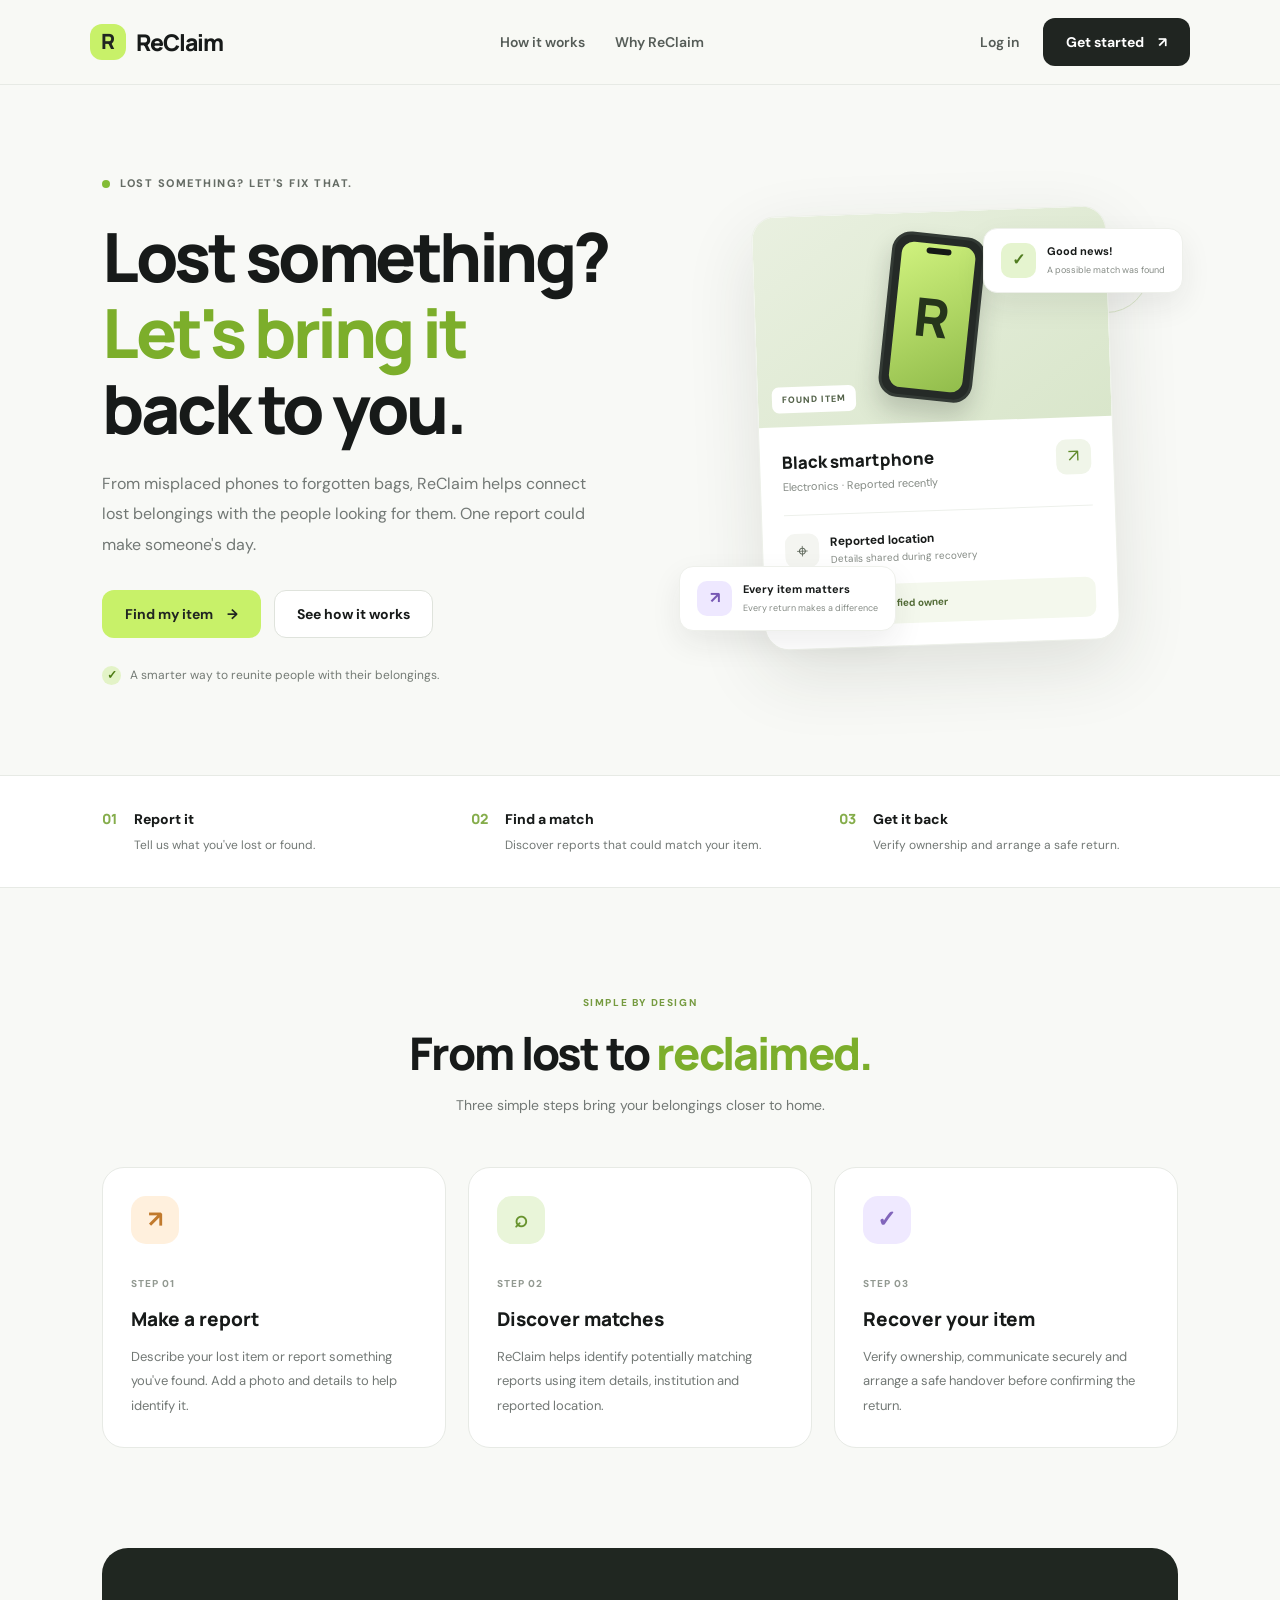
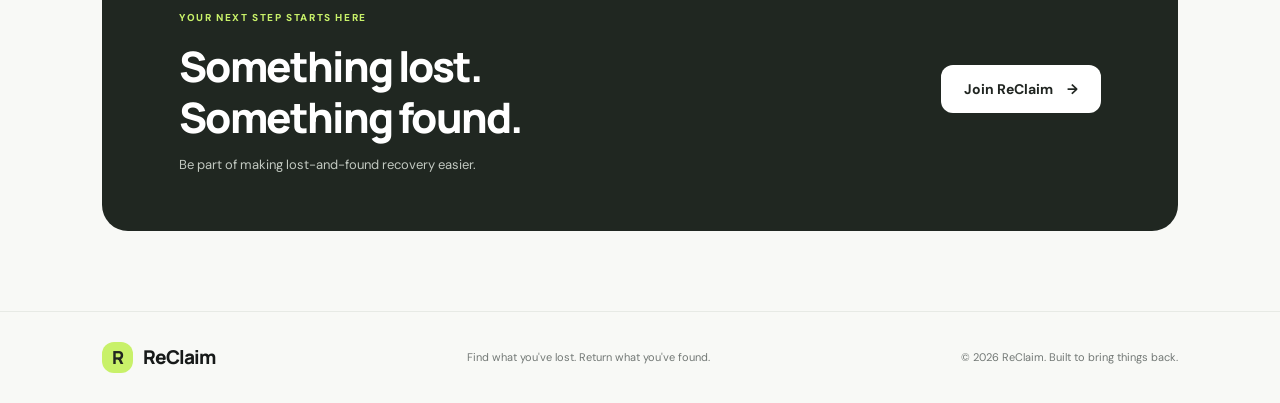
<file: index.html>
<!DOCTYPE html>
<html lang="en">
<head>
    <meta charset="UTF-8">
    <meta name="viewport" content="width=device-width, initial-scale=1.0">
    <meta name="description" content="ReClaim helps people recover lost belongings and return items to their rightful owners.">
    <title>ReClaim — Find What's Lost</title>

    <link rel="stylesheet" href="css/style.css">
    <link rel="preconnect" href="https://fonts.googleapis.com">
    <link rel="preconnect" href="https://fonts.gstatic.com" crossorigin>
    <link href="https://fonts.googleapis.com/css2?family=DM+Sans:wght@400;500;600;700&family=Manrope:wght@400;500;600;700;800&display=swap" rel="stylesheet">
</head>

<body>

    <!-- Navigation -->
    <header class="navbar">
        <a href="index.html" class="logo">
            <span class="logo-icon">R</span>
            <span>ReClaim</span>
        </a>

        <nav class="nav-links">
            <a href="#how-it-works">How it works</a>
            <a href="#why-reclaim">Why ReClaim</a>
        </nav>

        <div class="nav-actions">
            <a href="pages/login.html" class="login-link">Log in</a>
            <a href="pages/signup.html" class="btn btn-dark">Get started <span>↗</span></a>
        </div>

        <button class="menu-toggle" aria-label="Open navigation menu">
            ☰
        </button>
    </header>

    <main>

        <!-- Hero Section -->
        <section class="hero">
            <div class="hero-content">
                <div class="eyebrow">
                    <span class="status-dot"></span>
                    LOST SOMETHING? LET'S FIX THAT.
                </div>

                <h1>
                    Lost something?<br>
                    <span>Let's bring it</span><br>
                    back to you.
                </h1>

                <p class="hero-description">
                    From misplaced phones to forgotten bags, ReClaim helps
                    connect lost belongings with the people looking for them.
                    One report could make someone's day.
                </p>

                <div class="hero-buttons">
                    <a href="pages/signup.html" class="btn btn-primary">
                        Find my item <span>→</span>
                    </a>

                    <a href="#how-it-works" class="btn btn-outline">
                        See how it works
                    </a>
                </div>

                <div class="trust-note">
                    <span class="trust-icon">✓</span>
                    A smarter way to reunite people with their belongings.
                </div>
            </div>

            <!-- Visual Card -->
            <div class="hero-visual">
                <div class="decor decor-one"></div>
                <div class="decor decor-two"></div>

                <div class="floating-label label-top">
                    <span class="label-icon green-icon">✓</span>
                    <div>
                        <strong>Good news!</strong>
                        <small>A possible match was found</small>
                    </div>
                </div>

                <div class="item-card">
                    <div class="item-image">
                        <div class="phone-illustration">
                            <div class="phone-camera"></div>
                            <div class="phone-screen">
                                <span>R</span>
                            </div>
                        </div>
                        <span class="item-tag">FOUND ITEM</span>
                    </div>

                    <div class="item-details">
                        <div class="item-heading">
                            <div>
                                <h3>Black smartphone</h3>
                                <p>Electronics · Reported recently</p>
                            </div>
                            <span class="match-icon">↗</span>
                        </div>

                        <div class="item-divider"></div>

                        <div class="item-location">
                            <span>⌖</span>
                            <div>
                                <strong>Reported location</strong>
                                <small>Details shared during recovery</small>
                            </div>
                        </div>

                        <div class="match-status">
                            <span class="status-dot"></span>
                            Waiting for a verified owner
                        </div>
                    </div>
                </div>

                <div class="floating-label label-bottom">
                    <span class="label-icon purple-icon">↗</span>
                    <div>
                        <strong>Every item matters</strong>
                        <small>Every return makes a difference</small>
                    </div>
                </div>
            </div>
        </section>

        <!-- Quick Benefits -->
        <section class="benefits" id="why-reclaim">
            <div class="benefit">
                <span class="benefit-number">01</span>
                <div>
                    <h3>Report it</h3>
                    <p>Tell us what you've lost or found.</p>
                </div>
            </div>

            <div class="benefit">
                <span class="benefit-number">02</span>
                <div>
                    <h3>Find a match</h3>
                    <p>Discover reports that could match your item.</p>
                </div>
            </div>

            <div class="benefit">
                <span class="benefit-number">03</span>
                <div>
                    <h3>Get it back</h3>
                    <p>Verify ownership and arrange a safe return.</p>
                </div>
            </div>
        </section>

        <!-- How It Works -->
        <section class="how-section" id="how-it-works">
            <div class="section-heading">
                <span class="section-label">SIMPLE BY DESIGN</span>
                <h2>From lost to <span>reclaimed.</span></h2>
                <p>Three simple steps bring your belongings closer to home.</p>
            </div>

            <div class="steps-grid">
                <article class="step-card">
                    <div class="step-icon step-orange">↗</div>
                    <span class="step-number">STEP 01</span>
                    <h3>Make a report</h3>
                    <p>
                        Describe your lost item or report something you've
                        found. Add a photo and details to help identify it.
                    </p>
                </article>

                <article class="step-card">
                    <div class="step-icon step-green">⌕</div>
                    <span class="step-number">STEP 02</span>
                    <h3>Discover matches</h3>
                    <p>
                        ReClaim helps identify potentially matching reports
                        using item details, institution and reported location.
                    </p>
                </article>

                <article class="step-card">
                    <div class="step-icon step-purple">✓</div>
                    <span class="step-number">STEP 03</span>
                    <h3>Recover your item</h3>
                    <p>
                        Verify ownership, communicate securely and arrange
                        a safe handover before confirming the return.
                    </p>
                </article>
            </div>
        </section>

        <!-- Call to Action -->
        <section class="cta-section">
            <div>
                <span class="section-label">YOUR NEXT STEP STARTS HERE</span>
                <h2>Something lost.<br>Something found.</h2>
                <p>Be part of making lost-and-found recovery easier.</p>
            </div>

            <a href="pages/signup.html" class="btn btn-light">
                Join ReClaim <span>→</span>
            </a>
        </section>

    </main>

    <!-- Footer -->
    <footer class="footer">
        <a href="index.html" class="logo">
            <span class="logo-icon">R</span>
            <span>ReClaim</span>
        </a>

        <p>Find what you've lost. Return what you've found.</p>

        <span class="copyright">© 2026 ReClaim. Built to bring things back.</span>
    </footer>

</body>
</html>
</file>
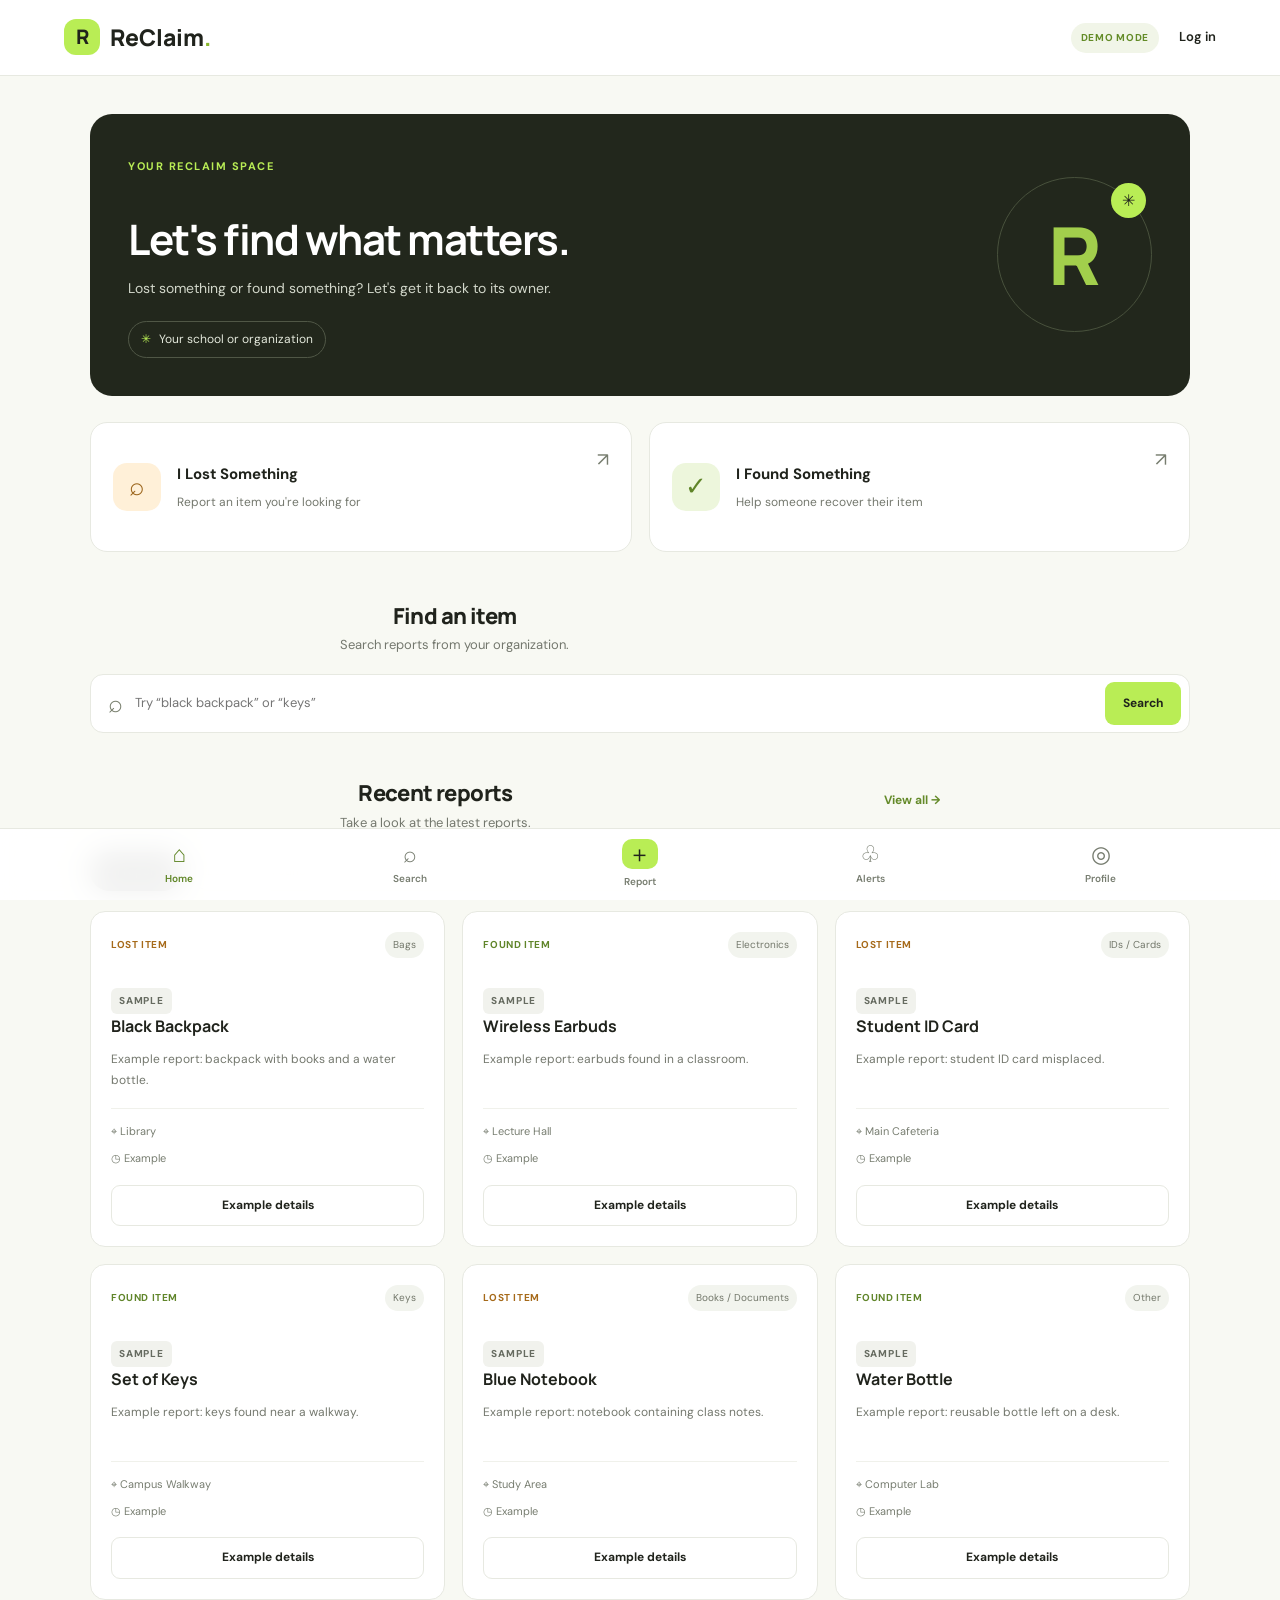
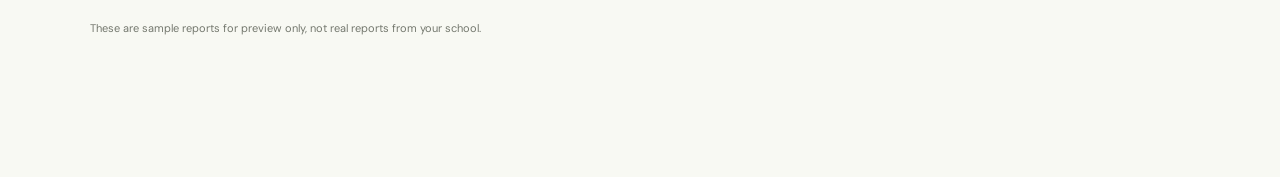
<file: pages/dashboard.html>
<!DOCTYPE html>
<html lang="en">
<head>
    <meta charset="UTF-8">
    <meta name="viewport" content="width=device-width, initial-scale=1.0">
    <meta name="description" content="Your ReClaim lost and found dashboard.">
    <title>Dashboard | ReClaim</title>

    <link rel="stylesheet" href="../css/style.css">
    <link rel="stylesheet" href="../css/auth.css">
    <link rel="stylesheet" href="../css/dashboard.css">

    <script src="../js/dashboard.js" defer></script>
</head>
<body class="dashboard-body">

    <header class="dashboard-header">
        <a href="../index.html" class="brand">
            <span class="brand-icon">R</span>
            <span>ReClaim<span class="brand-dot">.</span></span>
        </a>

        <div class="dashboard-header-right">
            <span class="demo-label">DEMO MODE</span>
            <a href="login.html" class="logout-link" id="logoutLink">Log in</a>
        </div>
    </header>

    <main class="dashboard-main">

        <section class="welcome-section">
            <div>
                <span class="eyebrow">YOUR RECLAIM SPACE</span>
                <h1 id="welcomeMessage">Let's find what matters.</h1>
                <p>Lost something or found something? Let's get it back to its owner.</p>

                <div class="organization-chip">
                    <span>✳</span>
                    <span id="organizationLabel">Your school or organization</span>
                </div>
            </div>

            <div class="welcome-decoration" aria-hidden="true">
                <span>R</span>
                <i>✳</i>
            </div>
        </section>

        <section class="report-actions" aria-label="Report an item">
            <a href="#" class="action-card lost-action" id="lostAction">
                <span class="action-icon">⌕</span>
                <span class="action-text">
                    <strong>I Lost Something</strong>
                    <small>Report an item you're looking for</small>
                </span>
                <span class="action-arrow">↗</span>
            </a>

            <a href="#" class="action-card found-action" id="foundAction">
                <span class="action-icon">✓</span>
                <span class="action-text">
                    <strong>I Found Something</strong>
                    <small>Help someone recover their item</small>
                </span>
                <span class="action-arrow">↗</span>
            </a>
        </section>

        <section class="dashboard-search-section">
            <div class="section-heading">
                <div>
                    <h2>Find an item</h2>
                    <p>Search reports from your organization.</p>
                </div>
            </div>

            <form id="dashboardSearch" class="dashboard-search">
                <span class="search-icon">⌕</span>
                <input
                    type="search"
                    id="itemSearch"
                    placeholder="Try “black backpack” or “keys”"
                    aria-label="Search reported items"
                >
                <button type="submit">Search</button>
            </form>
        </section>

        <section class="recent-section">
            <div class="section-heading">
                <div>
                    <h2>Recent reports</h2>
                    <p>Take a look at the latest reports.</p>
                </div>

                <button type="button" class="text-button" id="viewAllReports">
                    View all →
                </button>
            </div>

            <div class="filter-row" aria-label="Filter reports">
                <button class="filter-chip active" data-filter="all" type="button">All reports</button>
                <button class="filter-chip" data-filter="lost" type="button">Lost</button>
                <button class="filter-chip" data-filter="found" type="button">Found</button>
            </div>

            <div id="reportList" class="report-grid"></div>

            <div id="emptyState" class="empty-state hidden">
                <span class="empty-icon">⌕</span>
                <h3>No matching reports</h3>
                <p>Try a different search or filter.</p>
                <button type="button" id="clearSearch" class="text-button">Clear filters</button>
            </div>

            <p class="demo-notice">
                These are sample reports for preview only, not real reports from your school.
            </p>
        </section>

    </main>

    <nav class="bottom-nav" aria-label="Main navigation">
        <a href="dashboard.html" class="nav-item active" aria-current="page">
            <span>⌂</span>
            <small>Home</small>
        </a>

        <a href="#search" class="nav-item" id="navSearch">
            <span>⌕</span>
            <small>Search</small>
        </a>

        <a href="#" class="nav-item nav-report" id="navReport">
            <span>＋</span>
            <small>Report</small>
        </a>

        <a href="#" class="nav-item" id="navAlerts">
            <span>♧</span>
            <small>Alerts</small>
        </a>

        <a href="signup.html" class="nav-item">
            <span>◎</span>
            <small>Profile</small>
        </a>
    </nav>

    <div id="dashboardToast" class="dashboard-toast" role="status" aria-live="polite"></div>

</body>
</html>
</file>
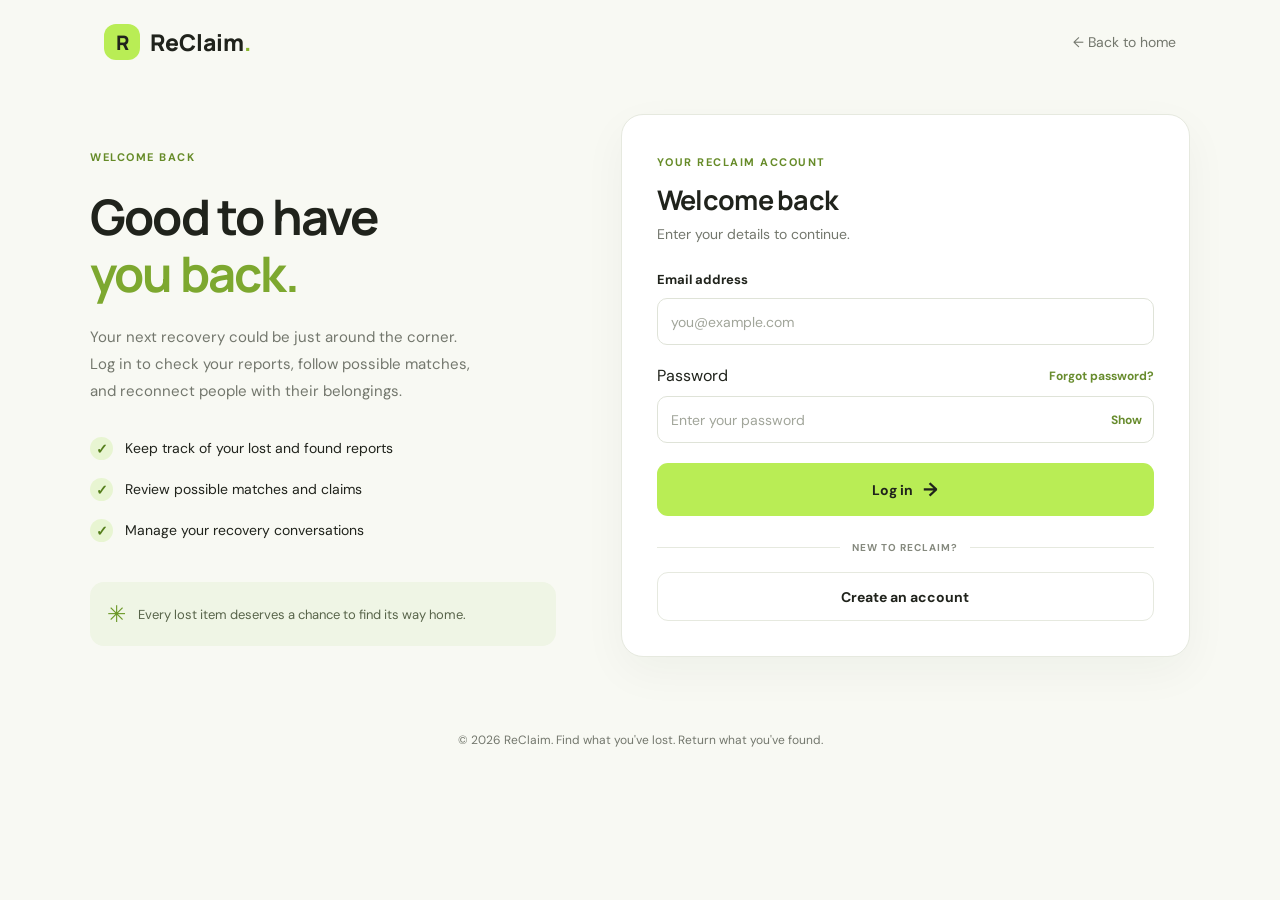
<file: pages/login.html>
<!DOCTYPE html>
<html lang="en">
<head>
    <meta charset="UTF-8">
    <meta name="viewport" content="width=device-width, initial-scale=1.0">
    <meta name="description" content="Log in to your ReClaim account.">
    <title>Log In | ReClaim</title>

    <link rel="stylesheet" href="../css/auth.css">
    <script src="../js/auth.js" defer></script>
</head>
<body>

    <header class="auth-header">
        <a href="../index.html" class="brand">
            <span class="brand-icon">R</span>
            <span>ReClaim<span class="brand-dot">.</span></span>
        </a>

        <a href="../index.html" class="back-link">← Back to home</a>
    </header>

    <main class="auth-layout login-layout">

        <section class="auth-intro">
            <span class="eyebrow">WELCOME BACK</span>

            <h1>Good to have<br>
                <span>you back.</span>
            </h1>

            <p>
                Your next recovery could be just around the corner.
                Log in to check your reports, follow possible matches,
                and reconnect people with their belongings.
            </p>

            <div class="trust-list">
                <div class="trust-item">
                    <span class="trust-icon">✓</span>
                    <span>Keep track of your lost and found reports</span>
                </div>

                <div class="trust-item">
                    <span class="trust-icon">✓</span>
                    <span>Review possible matches and claims</span>
                </div>

                <div class="trust-item">
                    <span class="trust-icon">✓</span>
                    <span>Manage your recovery conversations</span>
                </div>
            </div>

            <div class="intro-note">
                <span class="note-symbol">✳</span>
                <p>Every lost item deserves a chance to find its way home.</p>
            </div>
        </section>

        <section class="auth-card login-card">

            <div class="form-heading">
                <span class="step-label">YOUR RECLAIM ACCOUNT</span>
                <h2>Welcome back</h2>
                <p>Enter your details to continue.</p>
            </div>

            <form id="loginForm">

                <div class="form-group">
                    <label for="loginEmail">Email address</label>
                    <input
                        type="email"
                        id="loginEmail"
                        name="email"
                        placeholder="you@example.com"
                        autocomplete="email"
                        required
                    >
                </div>

                <div class="form-group">
                    <div class="label-row">
                        <label for="loginPassword">Password</label>
                        <a href="#" id="forgotPassword" class="forgot-link">
                            Forgot password?
                        </a>
                    </div>

                    <div class="password-wrapper">
                        <input
                            type="password"
                            id="loginPassword"
                            name="password"
                            placeholder="Enter your password"
                            autocomplete="current-password"
                            required
                        >

                        <button
                            type="button"
                            id="toggleLoginPassword"
                            class="password-toggle"
                        >
                            Show
                        </button>
                    </div>
                </div>

                <button type="submit" class="submit-button">
                    Log in <span>→</span>
                </button>

                <p id="loginMessage" class="form-message" role="status" aria-live="polite"></p>

                <div class="login-divider">
                    <span>NEW TO RECLAIM?</span>
                </div>

                <a href="signup.html" class="create-account-button">
                    Create an account
                </a>

            </form>
        </section>

    </main>

    <footer class="auth-footer">
        <p>© 2026 ReClaim. Find what you've lost. Return what you've found.</p>
    </footer>

</body>
</html>
</file>
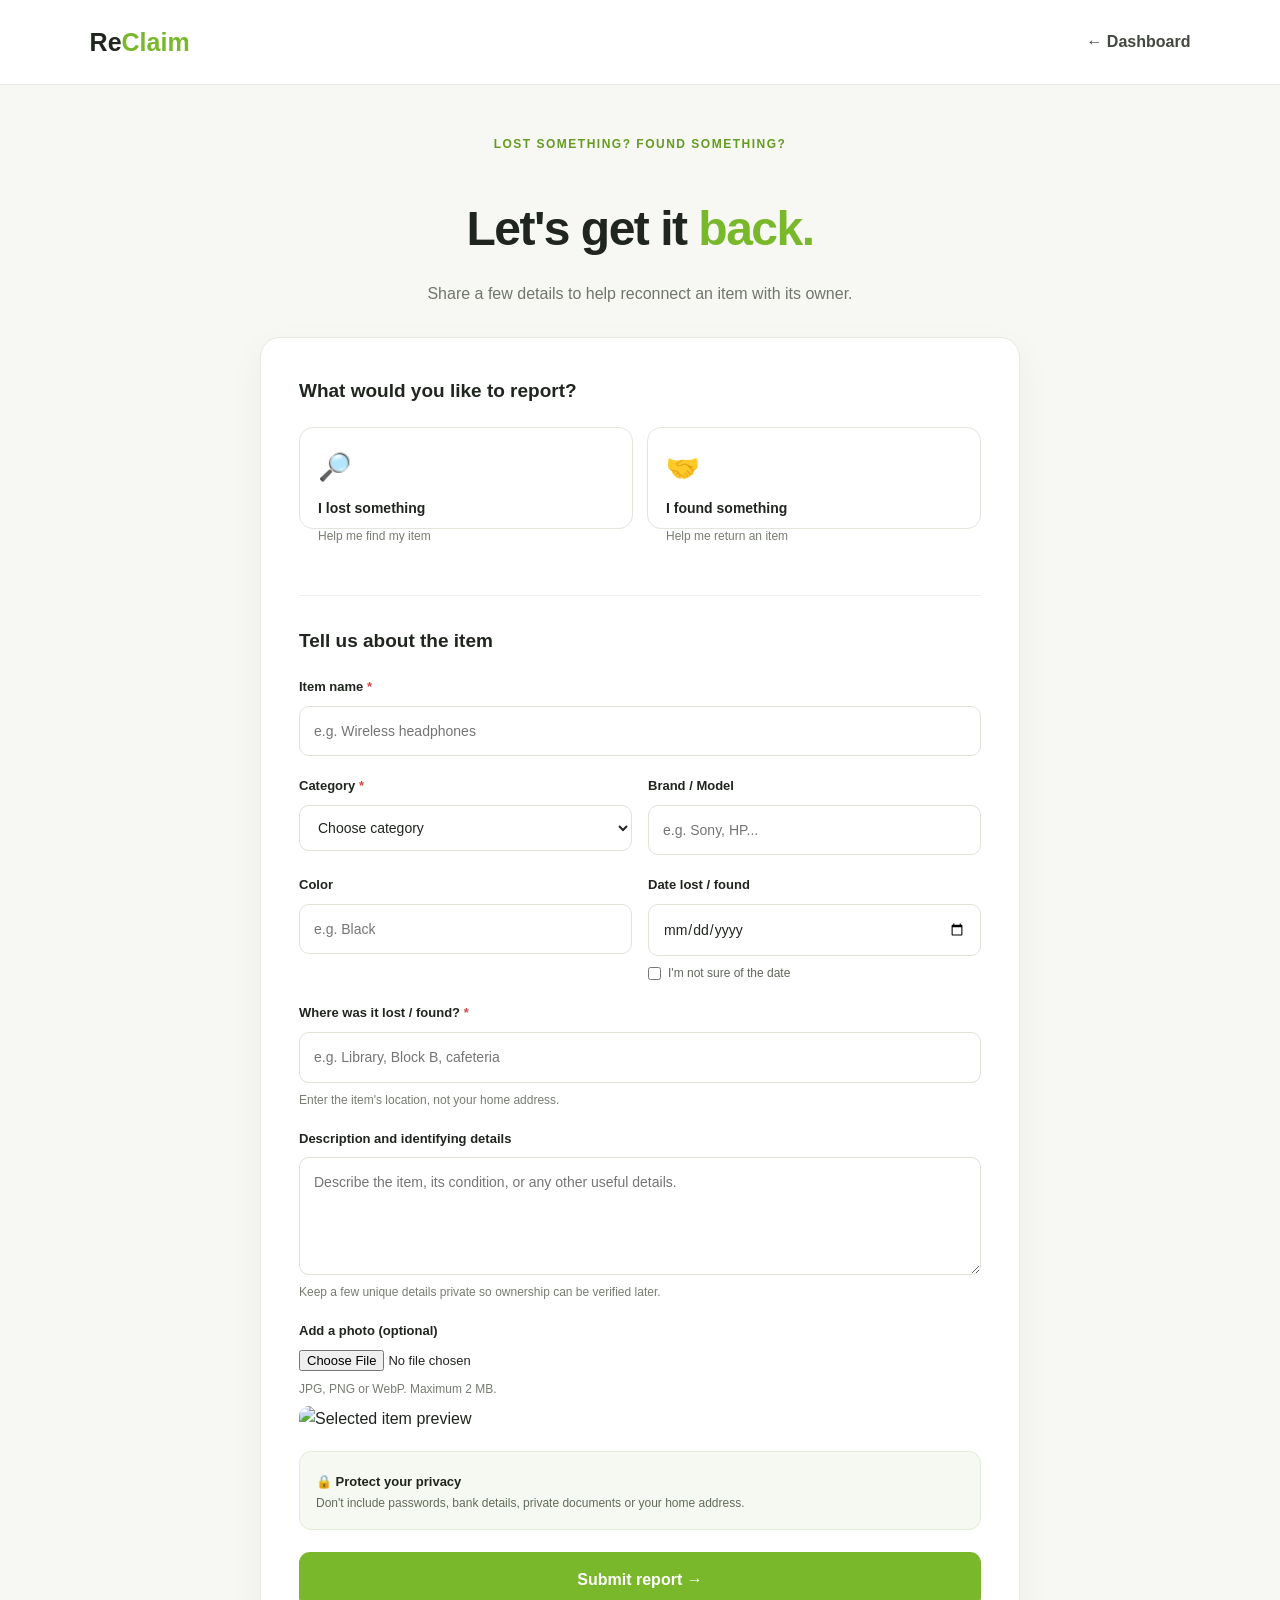
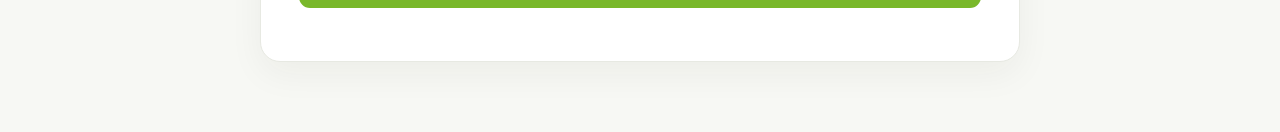
<file: pages/report.html>
<!DOCTYPE html>
<html lang="en">
<head>
    <meta charset="UTF-8">
    <meta name="viewport" content="width=device-width, initial-scale=1.0">
    <title>Report an Item | ReClaim</title>
    <link rel="stylesheet" href="../css/style.css">
    <link rel="stylesheet" href="../css/report.css">
    <script src="../js/report.js" defer></script>
</head>
<body class="report-page">

    <header class="report-header">
        <a href="dashboard.html" class="report-logo">Re<span>Claim</span></a>
        <a href="dashboard.html" class="back-link">← Dashboard</a>
    </header>

    <main class="report-container">
        <div class="report-heading">
            <span class="eyebrow">LOST SOMETHING? FOUND SOMETHING?</span>
            <h1>Let's get it <span>back.</span></h1>
            <p>Share a few details to help reconnect an item with its owner.</p>
        </div>

        <form id="reportForm" class="report-form">
            <h2>What would you like to report?</h2>

            <div class="report-type-options">
                <label class="type-option">
                    <input type="radio" name="reportType" value="Lost" required>
                    <span class="type-card">
                        <span class="type-icon">🔎</span>
                        <strong>I lost something</strong>
                        <small>Help me find my item</small>
                    </span>
                </label>

                <label class="type-option">
                    <input type="radio" name="reportType" value="Found" required>
                    <span class="type-card">
                        <span class="type-icon">🤝</span>
                        <strong>I found something</strong>
                        <small>Help me return an item</small>
                    </span>
                </label>
            </div>

            <div class="form-divider"></div>

            <h2>Tell us about the item</h2>

            <div class="form-field">
                <label for="itemName">Item name <span>*</span></label>
                <input type="text" id="itemName" name="itemName"
                       placeholder="e.g. Wireless headphones" maxlength="100" required>
            </div>

            <div class="form-row">
                <div class="form-field">
                    <label for="category">Category <span>*</span></label>
                    <select id="category" name="category" required>
                        <option value="">Choose category</option>
                        <option>Electronics</option>
                        <option>Bags</option>
                        <option>Wallets / Purses</option>
                        <option>Keys</option>
                        <option>Clothing</option>
                        <option>Books / Documents</option>
                        <option>Jewelry</option>
                        <option>IDs / Cards</option>
                        <option>Sports Equipment</option>
                        <option>Other</option>
                    </select>
                </div>

                <div class="form-field">
                    <label for="brand">Brand / Model</label>
                    <input type="text" id="brand" name="brand"
                           placeholder="e.g. Sony, HP..." maxlength="100">
                </div>
            </div>

            <div class="form-row">
                <div class="form-field">
                    <label for="color">Color</label>
                    <input type="text" id="color" name="color"
                           placeholder="e.g. Black" maxlength="60">
                </div>

                <div class="form-field">
                    <label for="itemDate">Date lost / found</label>
                    <input type="date" id="itemDate" name="itemDate">
                    <label class="checkbox-label">
                        <input type="checkbox" id="dateUnknown">
                        I'm not sure of the date
                    </label>
                </div>
            </div>

            <div class="form-field">
                <label for="location">Where was it lost / found? <span>*</span></label>
                <input type="text" id="location" name="location"
                       placeholder="e.g. Library, Block B, cafeteria" maxlength="150" required>
                <small class="field-hint">Enter the item's location, not your home address.</small>
            </div>

            <div class="form-field">
                <label for="description">Description and identifying details</label>
                <textarea id="description" name="description" rows="4"
                          maxlength="1000"
                          placeholder="Describe the item, its condition, or any other useful details."></textarea>
                <small class="field-hint">Keep a few unique details private so ownership can be verified later.</small>
            </div>

            <div class="form-field">
                <label for="itemPhoto">Add a photo (optional)</label>
                <input type="file" id="itemPhoto" name="itemPhoto"
                       accept="image/jpeg,image/png,image/webp">
                <small class="field-hint">JPG, PNG or WebP. Maximum 2 MB.</small>
                <img id="photoPreview" alt="Selected item preview" hidden>
            </div>

            <div class="privacy-note">
                <strong>🔒 Protect your privacy</strong>
                <p>Don't include passwords, bank details, private documents or your home address.</p>
            </div>

            <button type="submit" class="submit-report">Submit report →</button>
            <p id="formMessage" class="form-message" role="status" aria-live="polite"></p>
        </form>
    </main>

</body>
</html>
</file>
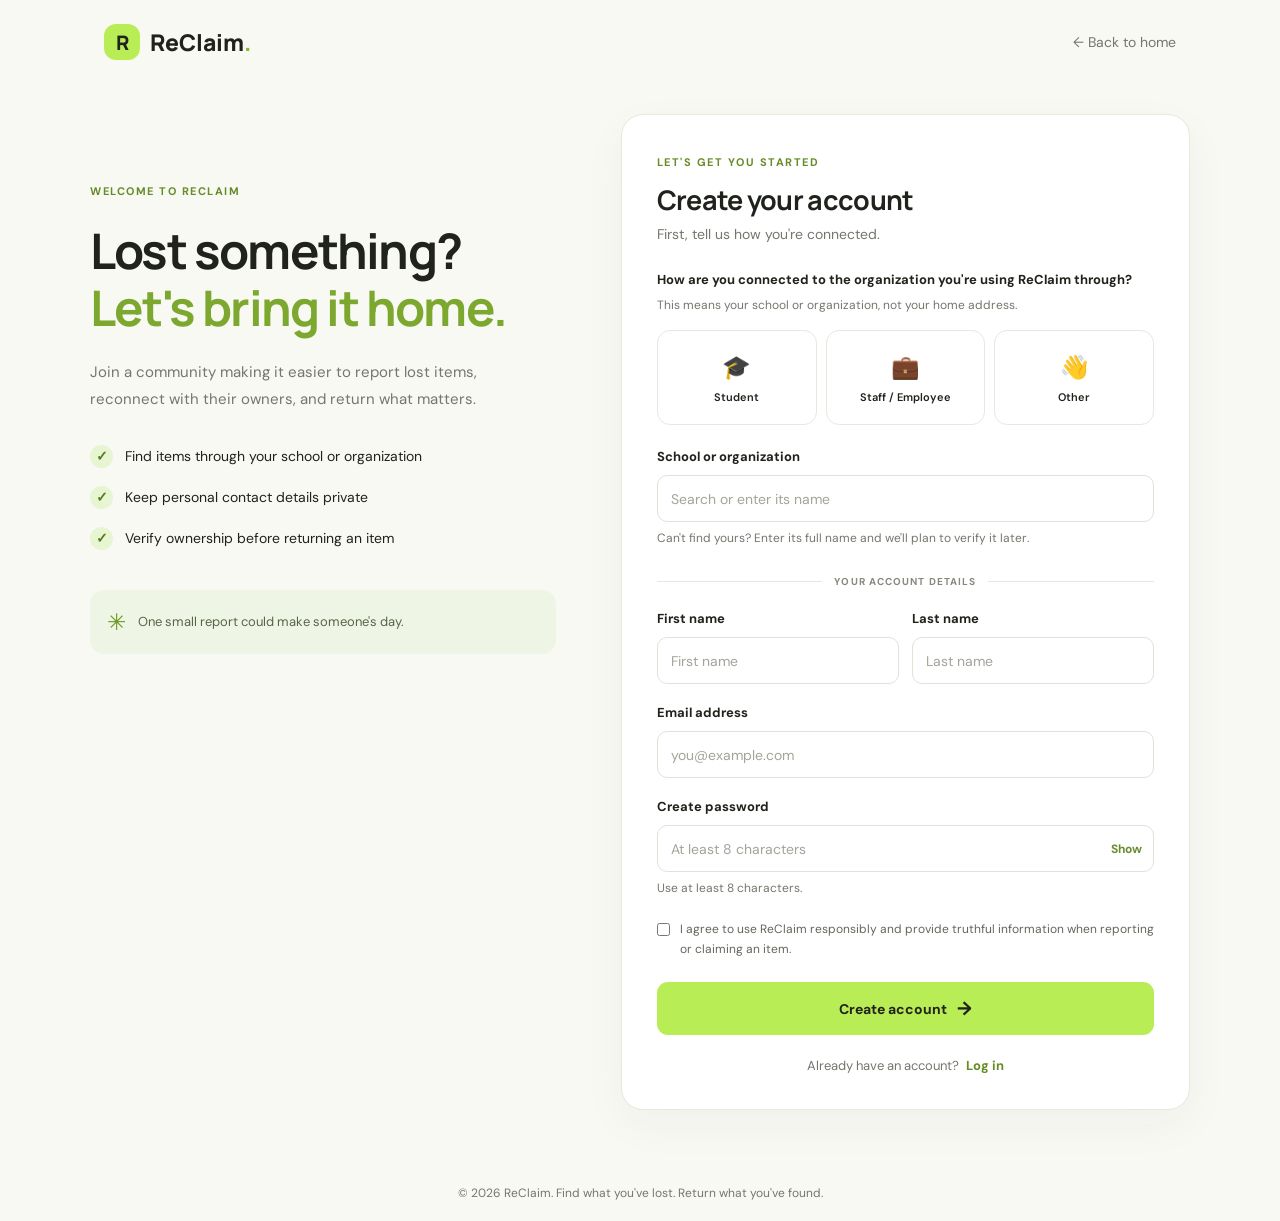
<file: pages/signup.html>
<!DOCTYPE html>
<html lang="en">
<head>
    <meta charset="UTF-8">
    <meta name="viewport" content="width=device-width, initial-scale=1.0">
    <meta name="description" content="Create your ReClaim account to help lost items find their way home.">
    <title>Create Account | ReClaim</title>

    <link rel="stylesheet" href="../css/auth.css">
    <script src="../js/auth.js" defer></script>
</head>
<body>

    <header class="auth-header">
        <a href="../index.html" class="brand">
            <span class="brand-icon">R</span>
            <span>ReClaim<span class="brand-dot">.</span></span>
        </a>

        <a href="../index.html" class="back-link">← Back to home</a>
    </header>

    <main class="auth-layout">

        <section class="auth-intro">
            <span class="eyebrow">WELCOME TO RECLAIM</span>

            <h1>Lost something?<br>
                <span>Let's bring it home.</span>
            </h1>

            <p>
                Join a community making it easier to report lost items,
                reconnect with their owners, and return what matters.
            </p>

            <div class="trust-list">
                <div class="trust-item">
                    <span class="trust-icon">✓</span>
                    <span>Find items through your school or organization</span>
                </div>

                <div class="trust-item">
                    <span class="trust-icon">✓</span>
                    <span>Keep personal contact details private</span>
                </div>

                <div class="trust-item">
                    <span class="trust-icon">✓</span>
                    <span>Verify ownership before returning an item</span>
                </div>
            </div>

            <div class="intro-note">
                <span class="note-symbol">✳</span>
                <p>One small report could make someone's day.</p>
            </div>
        </section>

        <section class="auth-card">
            <div class="form-heading">
                <span class="step-label">LET'S GET YOU STARTED</span>
                <h2>Create your account</h2>
                <p>First, tell us how you're connected.</p>
            </div>

            <form id="signupForm">

                <fieldset class="form-section">
                    <legend>How are you connected to the organization you're using ReClaim through?</legend>

                    <p class="helper-text">
                        This means your school or organization, not your home address.
                    </p>

                    <div class="role-options">
                        <label class="role-option">
                            <input type="radio" name="role" value="student" required>
                            <span class="role-content">
                                <span class="role-emoji">🎓</span>
                                <span class="role-name">Student</span>
                            </span>
                        </label>

                        <label class="role-option">
                            <input type="radio" name="role" value="staff">
                            <span class="role-content">
                                <span class="role-emoji">💼</span>
                                <span class="role-name">Staff / Employee</span>
                            </span>
                        </label>

                        <label class="role-option">
                            <input type="radio" name="role" value="other">
                            <span class="role-content">
                                <span class="role-emoji">👋</span>
                                <span class="role-name">Other</span>
                            </span>
                        </label>
                    </div>
                </fieldset>

                <div id="otherRelationshipGroup" class="form-group hidden">
                    <label for="relationship">What's your relationship to the organization?</label>
                    <select id="relationship" name="relationship">
                        <option value="">Select your relationship</option>
                        <option value="visitor">Visitor</option>
                        <option value="contractor">Contractor</option>
                        <option value="volunteer">Volunteer</option>
                        <option value="customer">Customer</option>
                        <option value="other">Other</option>
                    </select>
                </div>

                <div class="form-group">
                    <label for="institution">School or organization</label>
                    <input
                        type="text"
                        id="institution"
                        name="institution"
                        placeholder="Search or enter its name"
                        autocomplete="organization"
                        required
                    >
                    <p class="field-hint">
                        Can't find yours? Enter its full name and we'll plan to verify it later.
                    </p>
                </div>

                <div class="form-divider">
                    <span>YOUR ACCOUNT DETAILS</span>
                </div>

                <div class="name-grid">
                    <div class="form-group">
                        <label for="firstName">First name</label>
                        <input
                            type="text"
                            id="firstName"
                            name="firstName"
                            placeholder="First name"
                            autocomplete="given-name"
                            required
                        >
                    </div>

                    <div class="form-group">
                        <label for="lastName">Last name</label>
                        <input
                            type="text"
                            id="lastName"
                            name="lastName"
                            placeholder="Last name"
                            autocomplete="family-name"
                            required
                        >
                    </div>
                </div>

                <div class="form-group">
                    <label for="email">Email address</label>
                    <input
                        type="email"
                        id="email"
                        name="email"
                        placeholder="you@example.com"
                        autocomplete="email"
                        required
                    >
                </div>

                <div class="form-group">
                    <label for="password">Create password</label>
                    <div class="password-wrapper">
                        <input
                            type="password"
                            id="password"
                            name="password"
                            placeholder="At least 8 characters"
                            minlength="8"
                            autocomplete="new-password"
                            required
                        >
                        <button type="button" id="togglePassword" class="password-toggle">
                            Show
                        </button>
                    </div>
                    <p class="field-hint">Use at least 8 characters.</p>
                </div>

                <label class="terms-check">
                    <input type="checkbox" id="terms" required>
                    <span>
                        I agree to use ReClaim responsibly and provide truthful
                        information when reporting or claiming an item.
                    </span>
                </label>

                <button type="submit" class="submit-button">
                    Create account <span>→</span>
                </button>

                <p id="formMessage" class="form-message" role="status" aria-live="polite"></p>

                <p class="login-prompt">
                    Already have an account?
                    <a href="login.html">Log in</a>
                </p>

            </form>
        </section>

    </main>

    <footer class="auth-footer">
        <p>© 2026 ReClaim. Find what you've lost. Return what you've found.</p>
    </footer>

</body>
</html>
</file>
<file: css/style.css>
/* =========================
   RECLAIM - MAIN STYLES
========================= */

:root {
    --background: #f8f9f6;
    --surface: #ffffff;
    --text: #171a19;
    --muted: #727875;
    --primary: #c8f169;
    --primary-dark: #a7d84a;
    --border: #e7eae5;
    --dark: #202521;
    --radius: 22px;
}

* {
    margin: 0;
    padding: 0;
    box-sizing: border-box;
}

html {
    scroll-behavior: smooth;
}

body {
    background: var(--background);
    color: var(--text);
    font-family: "DM Sans", sans-serif;
    line-height: 1.6;
}

a {
    color: inherit;
    text-decoration: none;
}

button {
    font: inherit;
}

.navbar {
    width: 100%;
    min-height: 84px;
    padding: 18px 7%;
    display: flex;
    align-items: center;
    justify-content: space-between;
    gap: 25px;
    border-bottom: 1px solid var(--border);
    background: rgba(248, 249, 246, 0.94);
}

.logo {
    display: inline-flex;
    align-items: center;
    gap: 10px;
    font-family: "Manrope", sans-serif;
    font-size: 23px;
    font-weight: 800;
    letter-spacing: -1px;
}

.logo-icon {
    display: grid;
    place-items: center;
    width: 36px;
    height: 36px;
    border-radius: 12px;
    background: var(--primary);
    color: var(--dark);
    font-size: 21px;
}

.nav-links,
.nav-actions {
    display: flex;
    align-items: center;
    gap: 30px;
}

.nav-links a,
.login-link {
    color: #555c57;
    font-size: 14px;
    font-weight: 600;
    transition: color 0.2s ease;
}

.nav-links a:hover,
.login-link:hover {
    color: #719c22;
}

.nav-actions {
    gap: 24px;
}

.btn {
    min-height: 48px;
    padding: 0 22px;
    display: inline-flex;
    justify-content: center;
    align-items: center;
    gap: 14px;
    border: 1px solid transparent;
    border-radius: 12px;
    font-size: 14px;
    font-weight: 700;
    transition: transform 0.2s ease, background 0.2s ease;
}

.btn:hover {
    transform: translateY(-2px);
}

.btn-dark {
    background: var(--dark);
    color: white;
}

.btn-dark:hover {
    background: #343b35;
}

.btn-primary {
    background: var(--primary);
    color: var(--dark);
}

.btn-primary:hover {
    background: var(--primary-dark);
}

.btn-outline {
    border-color: #dfe3dc;
    background: white;
    color: var(--text);
}

.btn-outline:hover {
    background: #f0f2ed;
}

.btn-light {
    background: white;
    color: var(--dark);
}

.menu-toggle {
    display: none;
    padding: 8px;
    border: none;
    background: transparent;
    color: var(--text);
    font-size: 26px;
    cursor: pointer;
}

/* HERO */

.hero {
    max-width: 1440px;
    min-height: 610px;
    margin: 0 auto;
    padding: 85px 8% 90px;
    display: grid;
    grid-template-columns: 1fr 0.9fr;
    align-items: center;
    gap: 55px;
}

.hero-content {
    max-width: 590px;
}

.eyebrow {
    display: inline-flex;
    align-items: center;
    gap: 10px;
    margin-bottom: 25px;
    color: #656c65;
    font-size: 11px;
    font-weight: 800;
    letter-spacing: 1.5px;
}

.status-dot {
    display: inline-block;
    width: 8px;
    height: 8px;
    flex-shrink: 0;
    border-radius: 50%;
    background: #83bc36;
}

.hero h1 {
    font-family: "Manrope", sans-serif;
    font-size: clamp(43px, 5.3vw, 70px);
    line-height: 1.12;
    font-weight: 800;
    letter-spacing: -3.5px;
}

.hero h1 span,
.section-heading h2 span {
    color: #7cae2b;
}

.hero-description {
    max-width: 490px;
    margin-top: 23px;
    color: var(--muted);
    font-size: 16px;
    line-height: 1.9;
}

.hero-buttons {
    display: flex;
    flex-wrap: wrap;
    gap: 13px;
    margin-top: 30px;
}

.trust-note {
    display: flex;
    align-items: center;
    gap: 9px;
    margin-top: 28px;
    color: #747b75;
    font-size: 12px;
}

.trust-icon {
    display: grid;
    place-items: center;
    width: 19px;
    height: 19px;
    border-radius: 50%;
    background: #e3f3c7;
    color: #4d7b13;
    font-weight: 800;
}

/* HERO VISUAL */

.hero-visual {
    position: relative;
    display: flex;
    justify-content: center;
    align-items: center;
    min-width: 0;
    min-height: 440px;
    isolation: isolate;
}

.decor {
    position: absolute;
    z-index: -1;
    border-radius: 50%;
}

.decor-one {
    width: 320px;
    height: 320px;
    background: #e9f3d9;
}

.decor-two {
    top: 20px;
    right: 6%;
    width: 85px;
    height: 85px;
    border: 1px solid #dce8cc;
}

.item-card {
    position: relative;
    z-index: 1;
    width: min(100%, 355px);
    overflow: hidden;
    border: 1px solid #edf0e9;
    border-radius: 24px;
    background: white;
    box-shadow: 0 25px 70px rgba(41, 53, 37, 0.12);
    transform: rotate(-2deg);
}

.item-image {
    position: relative;
    min-height: 210px;
    display: grid;
    place-items: center;
    overflow: hidden;
    background: linear-gradient(145deg, #e9f0e0, #d9e6cb);
}

.phone-illustration {
    position: relative;
    width: 94px;
    height: 166px;
    padding: 7px;
    border: 3px solid #333a35;
    border-radius: 19px;
    background: #252a27;
    box-shadow: 0 14px 24px rgba(28, 34, 29, 0.2);
    transform: rotate(8deg);
}

.phone-camera {
    position: absolute;
    z-index: 2;
    top: 11px;
    left: 50%;
    width: 25px;
    height: 6px;
    border-radius: 10px;
    background: #151916;
    transform: translateX(-50%);
}

.phone-screen {
    height: 100%;
    display: grid;
    place-items: center;
    overflow: hidden;
    border-radius: 12px;
    background: linear-gradient(150deg, #d0f27e, #91bc4b);
}

.phone-screen span {
    color: #25351b;
    font-family: "Manrope", sans-serif;
    font-size: 53px;
    font-weight: 800;
}

.item-tag {
    position: absolute;
    bottom: 14px;
    left: 14px;
    padding: 6px 10px;
    border-radius: 7px;
    background: white;
    color: #526148;
    font-size: 9px;
    font-weight: 800;
    letter-spacing: 1px;
}

.item-details {
    padding: 22px;
}

.item-heading {
    display: flex;
    justify-content: space-between;
    align-items: flex-start;
    gap: 10px;
}

.item-heading h3 {
    font-family: "Manrope", sans-serif;
    font-size: 17px;
    font-weight: 800;
}

.item-heading p {
    margin-top: 3px;
    color: #858b85;
    font-size: 11px;
}

.match-icon {
    display: grid;
    place-items: center;
    width: 35px;
    height: 35px;
    flex-shrink: 0;
    border-radius: 10px;
    background: #f0f5e9;
    color: #618b2b;
    font-size: 18px;
}

.item-divider {
    height: 1px;
    margin: 18px 0;
    background: #edf0eb;
}

.item-location {
    display: flex;
    align-items: center;
    gap: 11px;
}

.item-location > span {
    display: grid;
    place-items: center;
    width: 34px;
    height: 34px;
    border-radius: 10px;
    background: #f4f5f1;
    color: #596356;
    font-size: 20px;
}

.item-location strong,
.item-location small {
    display: block;
}

.item-location strong {
    font-size: 12px;
}

.item-location small {
    color: #858b85;
    font-size: 10px;
}

.match-status {
    display: flex;
    align-items: center;
    gap: 8px;
    margin-top: 18px;
    padding: 12px;
    border-radius: 10px;
    background: #f4f8ed;
    color: #526b36;
    font-size: 10px;
    font-weight: 700;
}

.floating-label {
    position: absolute;
    z-index: 2;
    display: flex;
    align-items: center;
    gap: 11px;
    padding: 14px 17px;
    border: 1px solid #eef0eb;
    border-radius: 14px;
    background: white;
    box-shadow: 0 12px 30px rgba(32, 37, 33, 0.08);
}

.label-top {
    top: 20px;
    right: -5px;
}

.label-bottom {
    bottom: 17px;
    left: -15px;
}

.label-icon {
    display: grid;
    place-items: center;
    width: 35px;
    height: 35px;
    flex-shrink: 0;
    border-radius: 10px;
    font-weight: 800;
}

.green-icon {
    background: #e5f4cf;
    color: #507c20;
}

.purple-icon {
    background: #eee8ff;
    color: #7759b4;
}

.floating-label strong,
.floating-label small {
    display: block;
    white-space: nowrap;
}

.floating-label strong {
    font-size: 11px;
}

.floating-label small {
    margin-top: 2px;
    color: #858b85;
    font-size: 9px;
}

/* BENEFITS */

.benefits {
    display: grid;
    grid-template-columns: repeat(3, 1fr);
    gap: 30px;
    padding: 32px 8%;
    border-top: 1px solid var(--border);
    border-bottom: 1px solid var(--border);
    background: white;
}

.benefit {
    display: flex;
    align-items: flex-start;
    gap: 17px;
}

.benefit-number {
    color: #85ad4b;
    font-family: "Manrope", sans-serif;
    font-size: 14px;
    font-weight: 800;
}

.benefit h3 {
    font-size: 14px;
    font-weight: 800;
}

.benefit p {
    margin-top: 5px;
    color: var(--muted);
    font-size: 12px;
}

/* HOW IT WORKS */

.how-section {
    padding: 100px 8%;
}

.section-heading {
    max-width: 600px;
    margin: 0 auto 50px;
    text-align: center;
}

.section-label {
    color: #769b40;
    font-size: 10px;
    font-weight: 800;
    letter-spacing: 1.6px;
}

.section-heading h2,
.cta-section h2 {
    margin-top: 13px;
    font-family: "Manrope", sans-serif;
    font-size: clamp(30px, 4vw, 45px);
    font-weight: 800;
    line-height: 1.2;
    letter-spacing: -1.8px;
}

.section-heading > p {
    margin-top: 14px;
    color: var(--muted);
    font-size: 14px;
}

.steps-grid {
    display: grid;
    grid-template-columns: repeat(3, 1fr);
    gap: 22px;
    max-width: 1150px;
    margin: 0 auto;
}

.step-card {
    padding: 28px;
    border: 1px solid var(--border);
    border-radius: var(--radius);
    background: white;
    transition: transform 0.25s ease, box-shadow 0.25s ease;
}

.step-card:hover {
    transform: translateY(-5px);
    box-shadow: 0 18px 40px rgba(32, 37, 33, 0.06);
}

.step-icon {
    display: grid;
    place-items: center;
    width: 48px;
    height: 48px;
    margin-bottom: 25px;
    border-radius: 15px;
    font-size: 23px;
    font-weight: 800;
}

.step-orange {
    background: #fff0dd;
    color: #c17a2d;
}

.step-green {
    background: #e9f5d9;
    color: #68932e;
}

.step-purple {
    background: #efe9ff;
    color: #8165bb;
}

.step-number {
    color: #929991;
    font-size: 10px;
    font-weight: 800;
    letter-spacing: 1px;
}

.step-card h3 {
    margin-top: 10px;
    font-family: "Manrope", sans-serif;
    font-size: 19px;
    font-weight: 800;
}

.step-card p {
    margin-top: 10px;
    color: var(--muted);
    font-size: 13px;
    line-height: 1.9;
}

/* CALL TO ACTION */

.cta-section {
    margin: 0 8% 80px;
    padding: 55px 6%;
    display: flex;
    justify-content: space-between;
    align-items: center;
    gap: 30px;
    border-radius: 26px;
    background: #202721;
    color: white;
}

.cta-section .section-label {
    color: #c8f169;
}

.cta-section h2 {
    font-size: clamp(30px, 4vw, 42px);
}

.cta-section p {
    margin-top: 13px;
    color: #c2c9c1;
    font-size: 13px;
}

.cta-section .btn {
    flex-shrink: 0;
}

/* FOOTER */

.footer {
    padding: 30px 8%;
    display: flex;
    align-items: center;
    justify-content: space-between;
    flex-wrap: wrap;
    gap: 20px;
    border-top: 1px solid var(--border);
}

.footer .logo {
    font-size: 19px;
}

.footer .logo-icon {
    width: 31px;
    height: 31px;
    font-size: 18px;
}

.footer > p,
.copyright {
    color: var(--muted);
    font-size: 11px;
}

/* TABLETS */

@media (max-width: 1000px) {
    .navbar {
        padding-right: 5%;
        padding-left: 5%;
    }

    .hero {
        padding-right: 6%;
        padding-left: 6%;
        gap: 30px;
    }

    .hero h1 {
        letter-spacing: -2px;
    }

    .floating-label {
        padding: 11px;
    }

    .label-top {
        right: -5px;
    }

    .label-bottom {
        left: -5px;
    }

    .benefits,
    .how-section {
        padding-right: 6%;
        padding-left: 6%;
    }

    .step-card {
        padding: 23px;
    }
}

/* MOBILE */

@media (max-width: 720px) {
    .navbar {
        min-height: 72px;
        flex-wrap: wrap;
        gap: 15px;
    }

    .logo {
        font-size: 21px;
    }

    .nav-links {
        display: none;
        order: 3;
        width: 100%;
        flex-direction: column;
        align-items: flex-start;
        gap: 18px;
        padding: 15px 0;
    }

    .nav-actions {
        margin-left: auto;
        gap: 13px;
    }

    .nav-actions .btn {
        min-height: 40px;
        padding: 0 12px;
        font-size: 12px;
    }

    .login-link {
        font-size: 12px;
    }

    .menu-toggle {
        display: block;
    }

    .hero {
        padding: 60px 6% 65px;
        grid-template-columns: 1fr;
        gap: 25px;
    }

    .hero h1 {
        font-size: clamp(43px, 10vw, 61px);
    }

    .hero-description {
        font-size: 14px;
    }

    .hero-visual {
        min-height: 420px;
        margin-top: 5px;
    }

    .item-card {
        max-width: 330px;
    }

    .label-top {
        top: 5px;
        right: 0;
    }

    .label-bottom {
        bottom: 5px;
        left: 0;
    }

    .benefits {
        grid-template-columns: 1fr;
        gap: 25px;
        padding: 30px 7%;
    }

    .how-section {
        padding: 70px 6%;
    }

    .steps-grid {
        grid-template-columns: 1fr;
        gap: 16px;
    }

    .step-card {
        padding: 25px;
    }

    .cta-section {
        margin: 0 5% 50px;
        padding: 38px 25px;
        flex-direction: column;
        align-items: flex-start;
    }

    .cta-section .btn {
        width: 100%;
    }

    .footer {
        flex-direction: column;
        align-items: flex-start;
        padding: 30px 6%;
    }
}

@media (max-width: 390px) {
    .nav-actions {
        gap: 9px;
    }

    .nav-actions .btn {
        padding: 0 9px;
    }

    .login-link {
        font-size: 11px;
    }

    .hero-buttons .btn {
        width: 100%;
    }

    .floating-label {
        max-width: 90%;
    }

    .floating-label small {
        white-space: normal;
    }
}
</file>
<file: css/auth.css>
@import url('https://fonts.googleapis.com/css2?family=DM+Sans:wght@400;500;600;700&family=Manrope:wght@400;500;600;700;800&display=swap');

:root {
    --green: #b9ed55;
    --green-dark: #8ab82e;
    --ink: #20231c;
    --muted: #73776d;
    --cream: #f8f9f3;
    --white: #ffffff;
    --border: #e6e9df;
}

* {
    box-sizing: border-box;
    margin: 0;
    padding: 0;
}

body {
    font-family: 'DM Sans', sans-serif;
    background: var(--cream);
    color: var(--ink);
    min-height: 100vh;
}

a {
    color: inherit;
    text-decoration: none;
}

.auth-header {
    max-width: 1200px;
    margin: 0 auto;
    padding: 24px 5%;
    display: flex;
    justify-content: space-between;
    align-items: center;
}

.brand {
    display: inline-flex;
    align-items: center;
    gap: 10px;
    font-family: 'Manrope', sans-serif;
    font-size: 23px;
    font-weight: 800;
}

.brand-icon {
    display: grid;
    place-items: center;
    width: 36px;
    height: 36px;
    border-radius: 12px;
    background: var(--green);
    color: var(--ink);
    font-size: 20px;
}

.brand-dot {
    color: var(--green-dark);
}

.back-link {
    font-size: 14px;
    color: var(--muted);
}

.back-link:hover,
.login-prompt a:hover {
    color: var(--green-dark);
}

.auth-layout {
    width: min(1100px, 90%);
    margin: 30px auto 55px;
    display: grid;
    grid-template-columns: 0.9fr 1.1fr;
    gap: 65px;
    align-items: start;
}

.auth-intro {
    padding-top: 65px;
    position: sticky;
    top: 25px;
}

.eyebrow,
.step-label {
    display: inline-block;
    color: #668b28;
    font-size: 11px;
    font-weight: 700;
    letter-spacing: 1.5px;
}

.auth-intro h1 {
    font-family: 'Manrope', sans-serif;
    font-size: clamp(34px, 4vw, 49px);
    line-height: 1.17;
    letter-spacing: -1.8px;
    margin: 22px 0;
}

.auth-intro h1 span {
    color: #7da82f;
}

.auth-intro > p {
    color: var(--muted);
    line-height: 1.8;
    font-size: 15px;
    max-width: 390px;
}

.trust-list {
    display: grid;
    gap: 18px;
    margin-top: 32px;
}

.trust-item {
    display: flex;
    align-items: flex-start;
    gap: 12px;
    font-size: 14px;
    line-height: 1.6;
}

.trust-icon {
    flex-shrink: 0;
    display: grid;
    place-items: center;
    width: 23px;
    height: 23px;
    border-radius: 50%;
    background: #e8f5d2;
    color: #557e1b;
    font-weight: 700;
}

.intro-note {
    margin-top: 40px;
    display: flex;
    align-items: center;
    gap: 12px;
    padding: 17px;
    background: #eff5e5;
    border-radius: 14px;
}

.note-symbol {
    font-size: 23px;
    color: #6c9827;
}

.intro-note p {
    font-size: 13px;
    color: #58644a;
}

.auth-card {
    background: var(--white);
    border: 1px solid var(--border);
    border-radius: 22px;
    padding: 35px;
    box-shadow: 0 15px 45px rgba(34, 44, 19, 0.045);
}

.form-heading {
    margin-bottom: 28px;
}

.form-heading h2 {
    font-family: 'Manrope', sans-serif;
    font-size: 27px;
    letter-spacing: -0.7px;
    margin: 10px 0 7px;
}

.form-heading p {
    font-size: 14px;
    color: var(--muted);
}

.form-section {
    border: 0;
    min-width: 0;
    margin-bottom: 23px;
}

.form-section legend,
.form-group > label {
    display: block;
    font-size: 13px;
    font-weight: 700;
    margin-bottom: 10px;
}

.helper-text,
.field-hint {
    color: var(--muted);
    font-size: 12px;
    line-height: 1.6;
}

.helper-text {
    margin: -2px 0 15px;
}

.role-options {
    display: grid;
    grid-template-columns: repeat(3, minmax(0, 1fr));
    gap: 9px;
}

.role-option {
    display: block;
    cursor: pointer;
}

.role-option input {
    position: absolute;
    opacity: 0;
    pointer-events: none;
}

.role-content {
    min-height: 95px;
    padding: 13px 5px;
    border: 1px solid var(--border);
    border-radius: 13px;
    display: flex;
    flex-direction: column;
    justify-content: center;
    align-items: center;
    gap: 8px;
    text-align: center;
    transition: 0.2s ease;
}

.role-emoji {
    font-size: 23px;
}

.role-name {
    font-size: 11px;
    font-weight: 600;
}

.role-option input:checked + .role-content {
    border-color: var(--green-dark);
    background: #f5faeb;
    box-shadow: inset 0 0 0 1px var(--green-dark);
}

.role-option input:focus-visible + .role-content {
    outline: 2px solid #668b28;
    outline-offset: 3px;
}

.form-group {
    margin-bottom: 20px;
}

.form-group input,
.form-group select {
    width: 100%;
    min-height: 47px;
    padding: 12px 13px;
    border: 1px solid #dfe3d8;
    border-radius: 10px;
    background: #fff;
    color: var(--ink);
    font: inherit;
    font-size: 14px;
    outline: none;
    transition: border-color 0.2s, box-shadow 0.2s;
}

.form-group input::placeholder {
    color: #a1a59a;
}

.form-group input:focus,
.form-group select:focus {
    border-color: var(--green-dark);
    box-shadow: 0 0 0 3px rgba(185, 237, 85, 0.2);
}

.field-hint {
    margin-top: 7px;
}

.hidden {
    display: none !important;
}

.form-divider {
    display: flex;
    align-items: center;
    gap: 12px;
    margin: 27px 0 22px;
    color: #85897e;
    font-size: 10px;
    font-weight: 700;
    letter-spacing: 1.1px;
}

.form-divider::before,
.form-divider::after {
    content: "";
    height: 1px;
    flex: 1;
    background: var(--border);
}

.name-grid {
    display: grid;
    grid-template-columns: 1fr 1fr;
    gap: 13px;
}

.password-wrapper {
    position: relative;
}

.password-wrapper input {
    padding-right: 65px;
}

.password-toggle {
    position: absolute;
    right: 12px;
    top: 50%;
    transform: translateY(-50%);
    border: 0;
    background: transparent;
    color: #688c2e;
    font: inherit;
    font-size: 12px;
    font-weight: 700;
    cursor: pointer;
}

.terms-check {
    display: flex;
    align-items: flex-start;
    gap: 10px;
    margin: 7px 0 23px;
    color: #62675c;
    font-size: 12px;
    line-height: 1.7;
    cursor: pointer;
}

.terms-check input {
    margin-top: 4px;
    accent-color: #7da82f;
    flex-shrink: 0;
}

.submit-button {
    width: 100%;
    min-height: 51px;
    padding: 14px 18px;
    display: flex;
    justify-content: center;
    align-items: center;
    gap: 10px;
    border: none;
    border-radius: 11px;
    background: var(--green);
    color: var(--ink);
    font: inherit;
    font-size: 14px;
    font-weight: 700;
    cursor: pointer;
    transition: background 0.2s, transform 0.2s;
}

.submit-button:hover {
    background: #a9e441;
    transform: translateY(-1px);
}

.submit-button span {
    font-size: 19px;
}

.form-message {
    margin-top: 13px;
    font-size: 13px;
    line-height: 1.6;
}

.form-message:empty {
    display: none;
}

.form-message.success {
    color: #416e18;
}

.form-message.error {
    color: #b42318;
}

.login-prompt {
    margin-top: 22px;
    text-align: center;
    font-size: 13px;
    color: var(--muted);
}

.login-prompt a {
    color: #638c23;
    font-weight: 700;
    margin-left: 4px;
}

.auth-footer {
    padding: 20px;
    text-align: center;
    color: var(--muted);
    font-size: 12px;
}

/* Tablet and mobile screens */
@media (max-width: 850px) {
    .auth-layout {
        grid-template-columns: 1fr;
        gap: 28px;
        max-width: 560px;
        margin-top: 15px;
    }

    .auth-intro {
        position: static;
        padding-top: 15px;
    }

    .auth-intro h1 {
        font-size: 37px;
        margin: 14px 0;
    }

    .auth-intro > p {
        max-width: 500px;
    }

    .trust-list {
        gap: 12px;
        margin-top: 20px;
    }

    .intro-note {
        display: none;
    }

    .auth-card {
        padding: 28px;
    }
}

@media (max-width: 480px) {
    .auth-header {
        padding: 17px 5%;
    }

    .brand {
        font-size: 20px;
    }

    .brand-icon {
        width: 32px;
        height: 32px;
    }

    .back-link {
        font-size: 12px;
    }

    .auth-layout {
        width: 92%;
        margin-bottom: 30px;
    }

    .auth-intro h1 {
        font-size: 32px;
        letter-spacing: -1px;
    }

    .auth-intro > p {
        font-size: 14px;
    }

    .trust-item {
        font-size: 12px;
    }

    .auth-card {
        padding: 21px 17px;
        border-radius: 17px;
    }

    .form-heading h2 {
        font-size: 24px;
    }

    .role-options {
        gap: 6px;
    }

    .role-content {
        min-height: 88px;
        padding: 10px 3px;
    }

    .role-name {
        font-size: 10px;
    }

    .name-grid {
        gap: 10px;
    }

    .name-grid .form-group label {
        font-size: 12px;
    }

    .name-grid input {
        padding: 11px 9px;
        font-size: 12px;
    }
}

/* Login page additions */

.login-layout {
    align-items: center;
}

.login-layout .auth-intro {
    padding-top: 20px;
}

.login-card {
    align-self: center;
}

.label-row {
    display: flex;
    justify-content: space-between;
    align-items: center;
    gap: 10px;
    margin-bottom: 10px;
}

.label-row label {
    margin-bottom: 0;
}

.forgot-link {
    color: #688c2e;
    font-size: 12px;
    font-weight: 700;
}

.forgot-link:hover {
    text-decoration: underline;
}

.login-divider {
    display: flex;
    align-items: center;
    gap: 12px;
    margin: 25px 0 18px;
    color: #85897e;
    font-size: 10px;
    font-weight: 700;
    letter-spacing: 1px;
}

.login-divider::before,
.login-divider::after {
    content: "";
    height: 1px;
    flex: 1;
    background: var(--border);
}

.create-account-button {
    display: flex;
    justify-content: center;
    align-items: center;
    min-height: 49px;
    padding: 12px;
    border: 1px solid var(--border);
    border-radius: 11px;
    font-size: 14px;
    font-weight: 700;
    transition: background 0.2s, border-color 0.2s;
}

.create-account-button:hover {
    background: #f7faef;
    border-color: var(--green-dark);
}

@media (max-width: 850px) {
    .login-layout .auth-intro {
        padding-top: 15px;
    }

    .login-layout .intro-note {
        display: none;
    }
}
</file>
<file: css/dashboard.css>
.dashboard-body {
    --dash-green: #b9ed55;
    --dash-ink: #20231c;
    --dash-muted: #74786e;
    --dash-border: #e7e9e1;
    --dash-bg: #f8f9f3;

    background: var(--dash-bg);
    color: var(--dash-ink);
    padding-bottom: 95px;
    min-height: 100vh;
}

.dashboard-header {
    min-height: 76px;
    padding: 15px 5%;
    background: #fff;
    border-bottom: 1px solid var(--dash-border);
    display: flex;
    align-items: center;
    justify-content: space-between;
}

.dashboard-header-right {
    display: flex;
    align-items: center;
    gap: 20px;
}

.demo-label {
    padding: 7px 10px;
    border-radius: 20px;
    background: #f1f5e8;
    color: #638b27;
    font-size: 10px;
    font-weight: 700;
    letter-spacing: 0.7px;
}

.logout-link {
    font-size: 13px;
    font-weight: 600;
}

.dashboard-main {
    width: min(1100px, 90%);
    margin: 0 auto;
    padding: 38px 0 45px;
}

.welcome-section {
    padding: 38px;
    min-height: 225px;
    border-radius: 22px;
    background: #22271c;
    color: #fff;
    display: flex;
    align-items: center;
    justify-content: space-between;
    gap: 25px;
    overflow: hidden;
    position: relative;
}

.welcome-section .eyebrow {
    color: var(--dash-green);
}

.welcome-section h1 {
    margin: 13px 0;
    font-family: 'Manrope', sans-serif;
    font-size: clamp(28px, 4vw, 42px);
    letter-spacing: -1.5px;
    line-height: 1.2;
}

.welcome-section p {
    max-width: 490px;
    color: #d2d7ca;
    font-size: 14px;
    line-height: 1.7;
}

.organization-chip {
    display: inline-flex;
    align-items: center;
    gap: 8px;
    margin-top: 20px;
    padding: 8px 12px;
    border: 1px solid #505746;
    border-radius: 30px;
    color: #e3e8db;
    font-size: 12px;
}

.organization-chip span:first-child {
    color: var(--dash-green);
}

.welcome-decoration {
    width: 155px;
    height: 155px;
    flex-shrink: 0;
    border: 1px solid #48513c;
    border-radius: 50%;
    display: grid;
    place-items: center;
    position: relative;
    color: var(--dash-green);
}

.welcome-decoration span {
    font-family: 'Manrope', sans-serif;
    font-size: 80px;
    font-weight: 800;
    opacity: 0.85;
}

.welcome-decoration i {
    position: absolute;
    top: 5px;
    right: 5px;
    width: 35px;
    height: 35px;
    border-radius: 50%;
    display: grid;
    place-items: center;
    background: var(--dash-green);
    color: var(--dash-ink);
    font-style: normal;
}

.report-actions {
    display: grid;
    grid-template-columns: 1fr 1fr;
    gap: 17px;
    margin: 26px 0 38px;
}

.action-card {
    min-height: 130px;
    padding: 22px;
    display: flex;
    align-items: center;
    gap: 16px;
    background: #fff;
    border: 1px solid var(--dash-border);
    border-radius: 17px;
    transition: transform 0.2s, box-shadow 0.2s;
}

.action-card:hover {
    transform: translateY(-3px);
    box-shadow: 0 10px 30px #252b1710;
}

.action-icon {
    width: 48px;
    height: 48px;
    flex-shrink: 0;
    display: grid;
    place-items: center;
    border-radius: 14px;
    font-size: 26px;
}

.lost-action .action-icon {
    background: #fff0d8;
    color: #9b641a;
}

.found-action .action-icon {
    background: #edf6dc;
    color: #5f8428;
}

.action-text {
    display: grid;
    gap: 7px;
    flex: 1;
}

.action-text strong {
    font-size: 15px;
}

.action-text small {
    color: var(--dash-muted);
    font-size: 12px;
    line-height: 1.5;
}

.action-arrow {
    align-self: flex-start;
    color: #777d6f;
    font-size: 19px;
}

.dashboard-search-section,
.recent-section {
    margin-top: 34px;
}

.section-heading {
    display: flex;
    justify-content: space-between;
    align-items: center;
    gap: 15px;
    margin-bottom: 18px;
}

.section-heading h2 {
    font-family: 'Manrope', sans-serif;
    font-size: 22px;
    letter-spacing: -0.6px;
}

.section-heading p {
    margin-top: 6px;
    color: var(--dash-muted);
    font-size: 13px;
}

.dashboard-search {
    min-height: 58px;
    display: flex;
    align-items: center;
    gap: 12px;
    padding: 7px 8px 7px 17px;
    border: 1px solid var(--dash-border);
    border-radius: 13px;
    background: #fff;
}

.search-icon {
    color: #777e6c;
    font-size: 25px;
}

.dashboard-search input {
    flex: 1;
    min-width: 0;
    border: 0;
    outline: none;
    background: transparent;
    color: var(--dash-ink);
    font: inherit;
    font-size: 13px;
}

.dashboard-search button {
    border: 0;
    border-radius: 9px;
    padding: 12px 18px;
    background: var(--dash-green);
    color: var(--dash-ink);
    font: inherit;
    font-size: 12px;
    font-weight: 700;
    cursor: pointer;
}

.text-button {
    border: 0;
    background: transparent;
    color: #648a29;
    font: inherit;
    font-size: 12px;
    font-weight: 700;
    cursor: pointer;
}

.filter-row {
    display: flex;
    flex-wrap: wrap;
    gap: 9px;
    margin-bottom: 20px;
}

.filter-chip {
    padding: 9px 15px;
    border: 1px solid var(--dash-border);
    border-radius: 30px;
    background: #fff;
    color: #686e60;
    font: inherit;
    font-size: 12px;
    cursor: pointer;
}

.filter-chip.active {
    border-color: var(--dash-ink);
    background: var(--dash-ink);
    color: #fff;
}

.report-grid {
    display: grid;
    grid-template-columns: repeat(3, minmax(0, 1fr));
    gap: 17px;
}

.report-card {
    padding: 20px;
    border: 1px solid var(--dash-border);
    border-radius: 15px;
    background: #fff;
    min-width: 0;
}

.report-card-top {
    display: flex;
    justify-content: space-between;
    align-items: center;
    gap: 8px;
    margin-bottom: 20px;
}

.report-type {
    font-size: 10px;
    font-weight: 700;
    letter-spacing: 0.6px;
}

.report-type.lost {
    color: #a66a1a;
}

.report-type.found {
    color: #60852a;
}

.report-category {
    padding: 5px 8px;
    border-radius: 20px;
    background: #f2f4ee;
    color: #72776a;
    font-size: 10px;
}

.report-card h3 {
    overflow-wrap: anywhere;
    font-family: 'Manrope', sans-serif;
    font-size: 16px;
    margin-bottom: 10px;
}

.report-description {
    min-height: 42px;
    color: var(--dash-muted);
    font-size: 12px;
    line-height: 1.7;
}

.report-meta {
    display: grid;
    gap: 9px;
    margin-top: 17px;
    padding-top: 14px;
    border-top: 1px solid #f0f1eb;
    color: #777d70;
    font-size: 11px;
}

.report-card-action {
    width: 100%;
    margin-top: 17px;
    padding: 10px;
    border: 1px solid var(--dash-border);
    border-radius: 9px;
    background: #fff;
    color: var(--dash-ink);
    font: inherit;
    font-size: 12px;
    font-weight: 700;
    cursor: pointer;
}

.report-card-action:hover {
    background: #f5f8ee;
}

.empty-state {
    padding: 40px 15px;
    text-align: center;
    background: #fff;
    border: 1px dashed #dfe4d4;
    border-radius: 15px;
}

.empty-icon {
    font-size: 35px;
    color: #8ba45f;
}

.empty-state h3 {
    margin: 10px 0;
    font-size: 17px;
}

.empty-state p {
    margin-bottom: 15px;
    color: var(--dash-muted);
    font-size: 13px;
}

.hidden {
    display: none !important;
}

.demo-notice {
    margin-top: 20px;
    color: var(--dash-muted);
    font-size: 11px;
    line-height: 1.6;
}

.bottom-nav {
    position: fixed;
    z-index: 20;
    bottom: 0;
    left: 0;
    right: 0;
    min-height: 72px;
    padding: 9px max(5%, env(safe-area-inset-right)) calc(9px + env(safe-area-inset-bottom)) max(5%, env(safe-area-inset-left));
    display: flex;
    justify-content: space-around;
    align-items: center;
    border-top: 1px solid var(--dash-border);
    background: #ffffffed;
    backdrop-filter: blur(14px);
}

.nav-item {
    min-width: 48px;
    display: flex;
    flex-direction: column;
    align-items: center;
    justify-content: center;
    gap: 5px;
    color: #777d70;
}

.nav-item > span {
    font-size: 23px;
    line-height: 1;
}

.nav-item small {
    font-size: 10px;
    font-weight: 600;
}

.nav-item.active {
    color: #5f8526;
}

.nav-report > span {
    display: grid;
    place-items: center;
    width: 36px;
    height: 30px;
    border-radius: 10px;
    background: var(--dash-green);
    color: var(--dash-ink);
    font-size: 23px;
}

.dashboard-toast {
    position: fixed;
    z-index: 30;
    left: 50%;
    bottom: 95px;
    transform: translateX(-50%);
    width: max-content;
    max-width: 90%;
    padding: 13px 18px;
    border-radius: 11px;
    background: #25291f;
    color: #fff;
    font-size: 12px;
    line-height: 1.5;
    box-shadow: 0 6px 25px #0002;
    opacity: 0;
    pointer-events: none;
    transition: opacity 0.2s;
}

.dashboard-toast.show {
    opacity: 1;
}

@media (max-width: 850px) {
    .welcome-section {
        padding: 28px;
    }

    .welcome-decoration {
        width: 110px;
        height: 110px;
    }

    .welcome-decoration span {
        font-size: 60px;
    }

    .report-grid {
        grid-template-columns: repeat(2, minmax(0, 1fr));
    }

    .action-card {
        padding: 17px;
        gap: 11px;
    }

    .action-icon {
        width: 40px;
        height: 40px;
        font-size: 22px;
    }

    .action-text strong {
        font-size: 13px;
    }
}

@media (max-width: 560px) {
    .dashboard-header {
        min-height: 65px;
    }

    .dashboard-header .brand {
        font-size: 20px;
    }

    .dashboard-header-right {
        gap: 11px;
    }

    .demo-label {
        font-size: 9px;
        padding: 6px 8px;
    }

    .logout-link {
        font-size: 12px;
    }

    .dashboard-main {
        width: 92%;
        padding-top: 20px;
    }

    .welcome-section {
        min-height: auto;
        padding: 25px 20px;
        border-radius: 17px;
    }

    .welcome-section h1 {
        font-size: 29px;
        letter-spacing: -1px;
    }

    .welcome-section p {
        font-size: 12px;
    }

    .welcome-decoration {
        display: none;
    }

    .organization-chip {
        max-width: 100%;
        font-size: 10px;
        overflow-wrap: anywhere;
    }

    .report-actions {
        grid-template-columns: 1fr;
        gap: 11px;
        margin: 18px 0 30px;
    }

    .action-card {
        min-height: 95px;
        padding: 16px;
    }

    .dashboard-search-section,
    .recent-section {
        margin-top: 27px;
    }

    .section-heading h2 {
        font-size: 19px;
    }

    .section-heading p {
        font-size: 11px;
    }

    .dashboard-search {
        gap: 8px;
        padding-left: 11px;
    }

    .dashboard-search input {
        font-size: 11px;
    }

    .dashboard-search button {
        padding: 11px 12px;
        font-size: 11px;
    }

    .report-grid {
        grid-template-columns: 1fr;
        gap: 12px;
    }

    .report-card {
        padding: 17px;
    }

    .report-card-top {
        margin-bottom: 13px;
    }

    .report-description {
        min-height: auto;
    }

    .bottom-nav {
        padding-left: 2%;
        padding-right: 2%;
    }

    .nav-item {
        min-width: 43px;
    }
}
.sample-report-label {
    display: inline-block;
    margin-top: 10px;
    padding: 5px 8px;
    border-radius: 6px;
    background: #f1f2ed;
    color: #666b60;
    font-size: 10px;
    font-weight: 800;
    letter-spacing: 0.8px;
}
.possible-match-label {
    display: inline-block;
    margin: 10px 0 0 6px;
    padding: 5px 8px;
    border-radius: 6px;
    background: #edf7df;
    color: #426c16;
    font-size: 10px;
    font-weight: 800;
    letter-spacing: 0.5px;
}

.claim-status-label {
    display: inline-block;
    margin: 10px 0 0 6px;
    padding: 5px 8px;
    border-radius: 6px;
    background: #fff1d6;
    color: #875b0a;
    font-size: 10px;
    font-weight: 800;
    letter-spacing: 0.5px;
}
</file>
<file: css/report.css>
.report-page {
    background: #f7f8f4;
    min-height: 100vh;
    color: #20251f;
}

.report-header {
    display: flex;
    justify-content: space-between;
    align-items: center;
    padding: 22px 7%;
    background: #fff;
    border-bottom: 1px solid #e8eae3;
}

.report-logo {
    font-size: 25px;
    font-weight: 800;
    color: #20251f;
    text-decoration: none;
}

.report-logo span,
.report-heading h1 span {
    color: #79b82a;
}

.back-link {
    color: #42483f;
    text-decoration: none;
    font-weight: 600;
}

.report-container {
    width: min(760px, 92%);
    margin: 45px auto 70px;
}

.report-heading {
    text-align: center;
    margin-bottom: 30px;
}

.eyebrow {
    color: #639c20;
    font-size: 12px;
    font-weight: 800;
    letter-spacing: 1.5px;
}

.report-heading h1 {
    font-size: clamp(32px, 6vw, 48px);
    margin: 12px 0;
    letter-spacing: -1.5px;
}

.report-heading p {
    color: #70766c;
    line-height: 1.7;
}

.report-form {
    background: #fff;
    padding: clamp(20px, 5vw, 38px);
    border: 1px solid #e7e9e2;
    border-radius: 20px;
    box-shadow: 0 12px 35px rgba(35, 45, 25, 0.05);
}

.report-form h2 {
    font-size: 19px;
    margin: 0 0 20px;
}

.report-type-options {
    display: grid;
    grid-template-columns: repeat(2, minmax(0, 1fr));
    gap: 14px;
}

.type-option {
    cursor: pointer;
}

.type-option input {
    position: absolute;
    opacity: 0;
    pointer-events: none;
}

.type-card {
    display: flex;
    flex-direction: column;
    gap: 8px;
    padding: 18px;
    height: calc(100% - 36px);
    border: 1.5px solid #e2e5dc;
    border-radius: 14px;
    transition: 0.2s ease;
}

.type-icon {
    font-size: 27px;
}

.type-card strong {
    font-size: 14px;
}

.type-card small {
    color: #777d72;
    font-size: 12px;
}

.type-option input:checked + .type-card {
    border-color: #79b82a;
    background: #f5faed;
    box-shadow: 0 0 0 2px rgba(121, 184, 42, 0.12);
}

.type-option input:focus-visible + .type-card {
    outline: 2px solid #639c20;
    outline-offset: 3px;
}

.form-divider {
    height: 1px;
    background: #eceee8;
    margin: 30px 0;
}

.report-form h2:not(:first-child) {
    margin-top: 0;
}

.form-field {
    display: flex;
    flex-direction: column;
    gap: 8px;
    margin-bottom: 20px;
    min-width: 0;
}

.form-field > label {
    font-size: 13px;
    font-weight: 700;
}

.form-field > label span {
    color: #d64545;
}

.form-field input:not([type="checkbox"]):not([type="file"]),
.form-field select,
.form-field textarea {
    width: 100%;
    box-sizing: border-box;
    padding: 13px 14px;
    border: 1px solid #dfe3d8;
    border-radius: 10px;
    background: #fff;
    color: #20251f;
    font: inherit;
    font-size: 14px;
}

.form-field textarea {
    resize: vertical;
    line-height: 1.6;
}

.form-field input:focus,
.form-field select:focus,
.form-field textarea:focus {
    outline: 2px solid rgba(121, 184, 42, 0.35);
    border-color: #79b82a;
}

.form-row {
    display: grid;
    grid-template-columns: repeat(2, minmax(0, 1fr));
    gap: 16px;
}

.field-hint {
    color: #777d72;
    font-size: 12px;
    line-height: 1.5;
}

.checkbox-label {
    display: flex;
    flex-direction: row;
    align-items: center;
    gap: 7px;
    color: #60675b;
    font-size: 12px !important;
    font-weight: 500 !important;
}

.checkbox-label input {
    accent-color: #79b82a;
}

.form-field input[type="file"] {
    width: 100%;
    font: inherit;
    font-size: 13px;
}

#photoPreview {
    display: block;
    max-width: 100%;
    max-height: 240px;
    object-fit: contain;
    object-position: left;
    border-radius: 10px;
}

.privacy-note {
    background: #f6f9f1;
    border: 1px solid #e2ebd6;
    border-radius: 12px;
    padding: 16px;
    margin: 8px 0 22px;
}

.privacy-note strong {
    font-size: 13px;
}

.privacy-note p {
    color: #626b5b;
    font-size: 12px;
    line-height: 1.6;
    margin-bottom: 0;
}

.submit-report {
    width: 100%;
    border: 0;
    border-radius: 11px;
    background: #79b82a;
    color: #fff;
    font: inherit;
    font-weight: 800;
    padding: 15px;
    cursor: pointer;
    transition: background 0.2s, transform 0.2s;
}

.submit-report:hover {
    background: #669e21;
}

.submit-report:active {
    transform: scale(0.99);
}

.submit-report:disabled {
    opacity: 0.65;
    cursor: wait;
}

.form-message {
    margin: 15px 0 0;
    text-align: center;
    font-size: 14px;
    line-height: 1.6;
}

.form-message.success {
    color: #34751d;
}

.form-message.error {
    color: #b42318;
}

@media (max-width: 560px) {
    .report-header {
        padding: 18px 5%;
    }

    .report-container {
        margin-top: 30px;
    }

    .report-type-options,
    .form-row {
        grid-template-columns: 1fr;
    }

    .type-card {
        height: auto;
    }

    .report-form {
        border-radius: 15px;
    }
}
</file>
